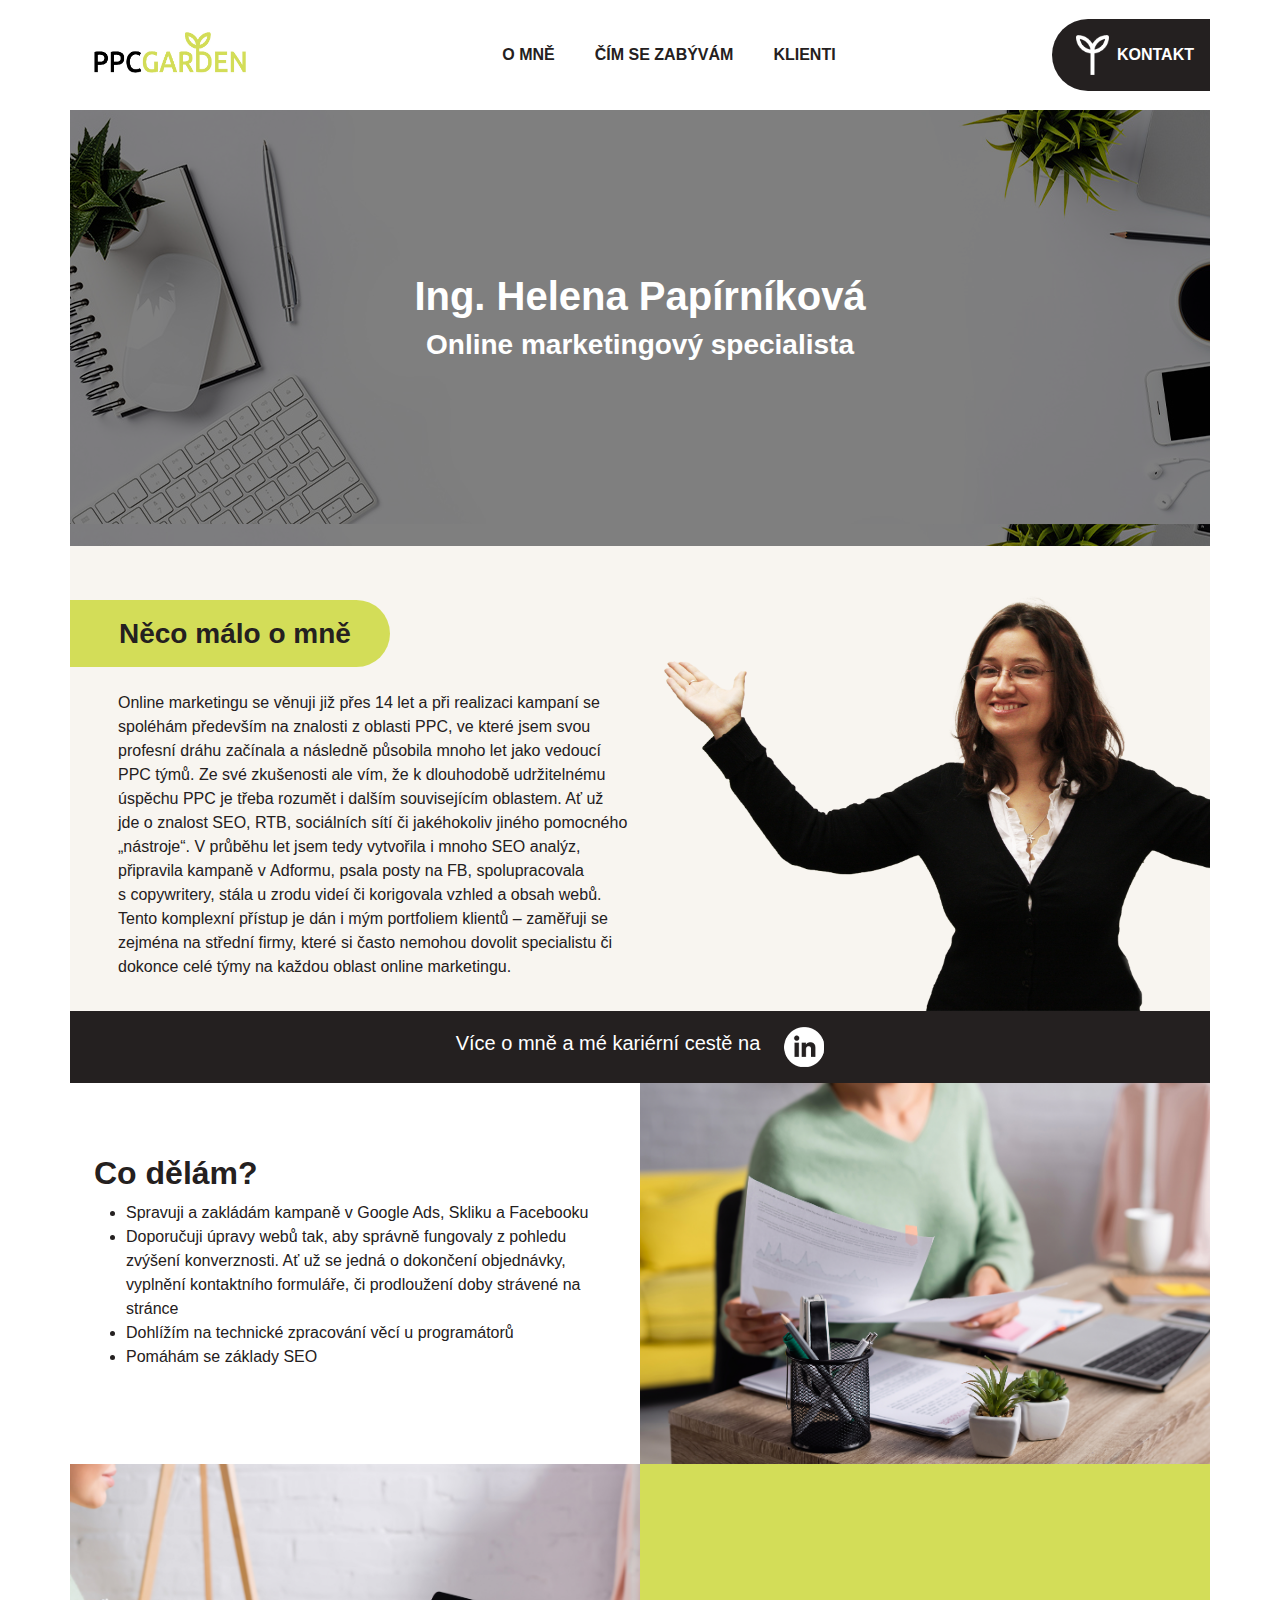
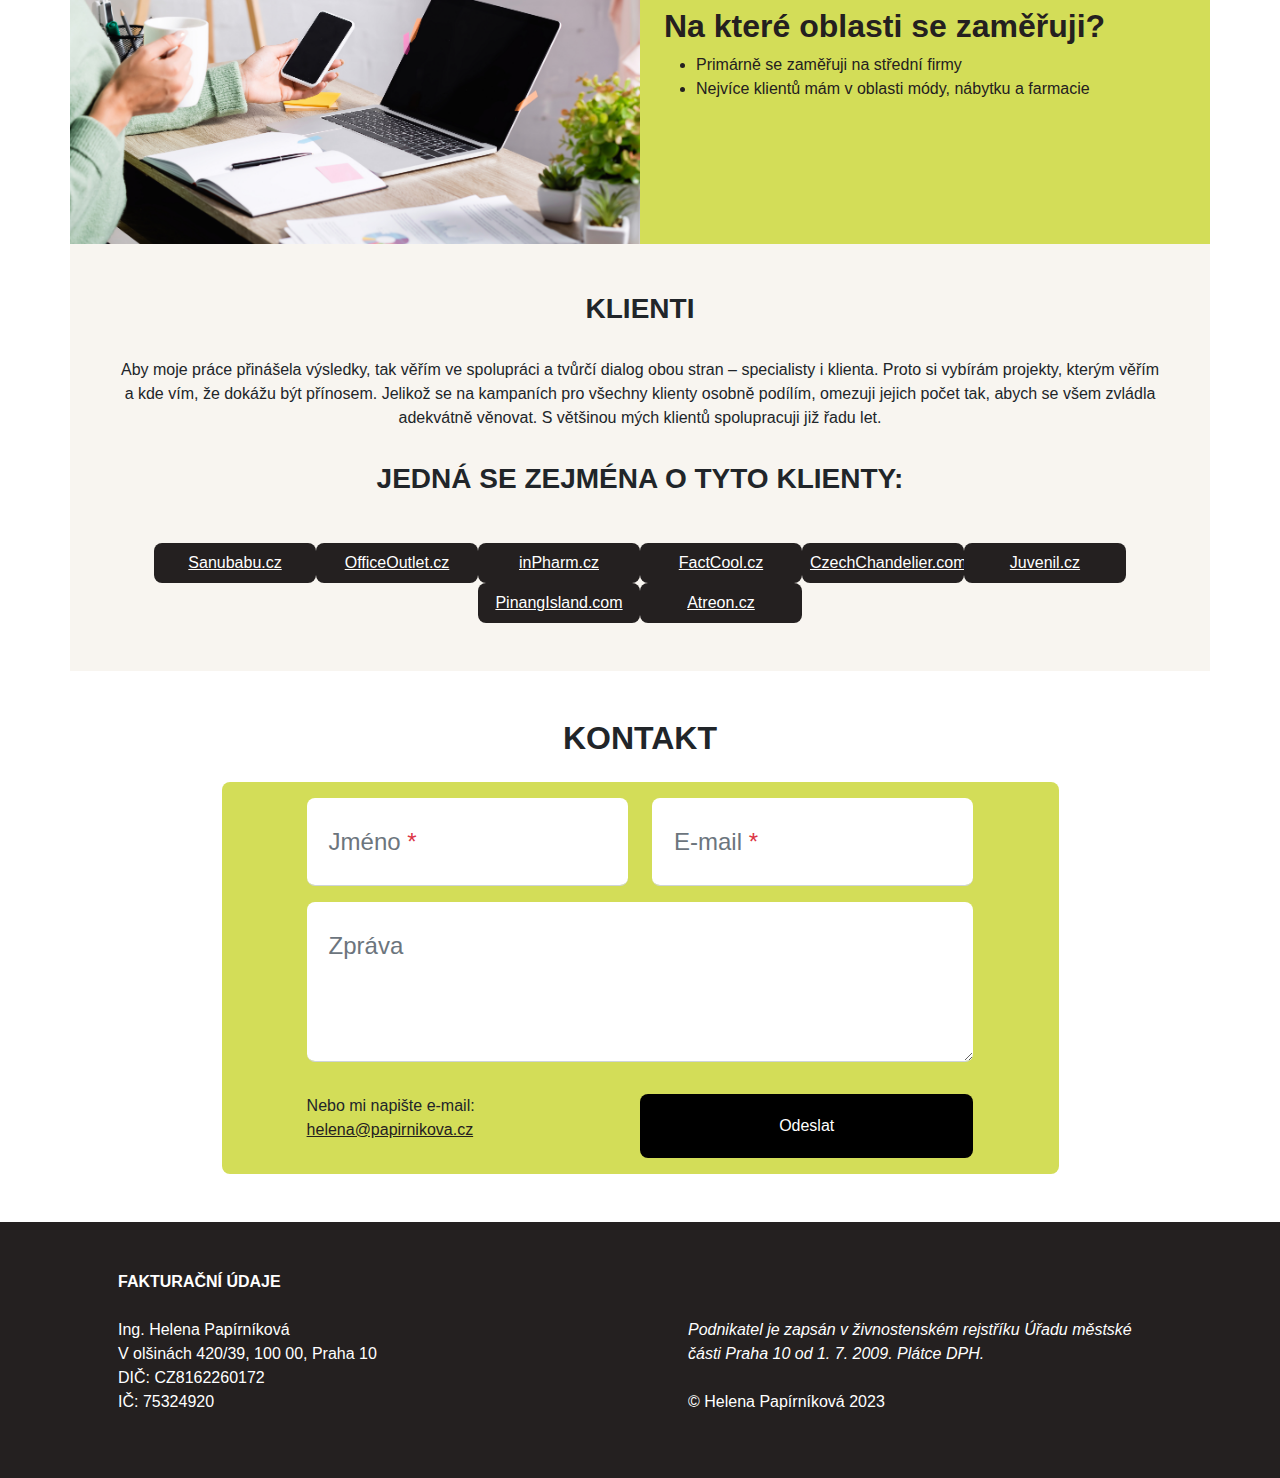
<file: public/index.html>
<!DOCTYPE html>
<html lang="cz">

<head>
    <meta charset="utf-8">
    <meta name="viewport" content="width=device-width, initial-scale=1, shrink-to-fit=no">
    <meta name="description"
        content="Online marketingu se věnuji již přes 14 let. Primárně se zaměřuji na PPC reklamu, ke které přistupuji komplexně a tak umím pomoci například i se základy SEO.">
    <meta name="author" content="Helena Papírníková">
    <title>Helena Papírníková - Online marketingový specialista</title>
    <link rel="icon" href="/assets/favicon.svg" type="image/svg+xml">
    <link rel="preconnect" href="https://fonts.googleapis.com">
    <link rel="preconnect" href="https://fonts.gstatic.com" crossorigin>
    <link href="https://fonts.googleapis.com/css2?family=Ubuntu:ital,wght@0,400;0,700;1,400&display=swap"
        rel="stylesheet">
    <link href="/css/styles.css" rel="stylesheet">
    <link href="/css/style_override.css" rel="stylesheet">
</head>

<body id="page-top">
    <nav class="navbar navbar-expand-lg bg-primary text-uppercase fixed-top m-0 pb-0 pt-0" id="mainNav">
        <div class="container p-0">
            <a href="/" class="navbar-brand"><img src="/assets/img/logo/PPC-garden-01.jpg" width="200" height="100">
            </a>
            <button class="navbar-toggler text-uppercase bg-secondary rounded text-dark me-1" type="button"
                data-bs-toggle="collapse" data-bs-target="#navbarResponsive" aria-controls="navbarResponsive"
                aria-expanded="false" aria-label="Toggle navigation">
                Menu
                <i class="fas fa-bars text-dark bg-secondary"></i>
            </button>
            <div class="collapse navbar-collapse" id="navbarResponsive">
                <ul class="navbar-nav mr-auto ps-3 ms-auto align-items-center">
                    <li class="nav-item mx-lg-1">
                        <a href="#aboutMe" class="nav-link py-3 px-0 px-lg-3 rounded text-dark hover-underline">
                            O mně
                        </a>
                    </li>
                    <li class="nav-item mx-lg-1">
                        <a href="#aboutWork" class="nav-link py-3 px-0 px-lg-3 rounded text-dark hover-underline">
                            Čím se zabývám
                        </a>
                    </li>
                    <li class="nav-item mx-lg-1">
                        <a href="#portfolio" class="nav-link py-3 px-0 px-lg-3 rounded text-dark hover-underline">
                            Klienti
                        </a>
                    </li>
                    <li class="d-block d-md-none nav-item  mx-lg-1">
                        <a href="#contact" class="nav-link py-3 px-0 px-lg-3 rounded text-dark hover-underline">
                            Kontakt
                        </a>
                    </li>
                </ul>
                <ul class="navbar-nav mr-auto ps-3 ms-auto align-items-center">
                    <li class="d-none d-lg-block nav-item border-0 rounded-start-circle d-flex float-right-nav">
                        <a href="#contact"
                            class="nav-link px-lg-3 rounded text-white d-flex flex-nowrap align-items-center hover-underline">
                            <img class="m-2" src="/assets/img/icons/ikona-trim.png" height="40">
                            Kontakt
                        </a>
                    </li>
                </ul>
            </div>
        </div>
    </nav>

    <section class="page-section m-0 p-0" id="header">
        <header class="text-white text-center w-100 vh-50 mt-8" style="resize: both;">
            <div class="container bg-image p-0 h-100 w-100"
                style="background-image: url('/assets/img/Banner-papirnikova.jpg');">
                <div class="h-100 w-100 d-flex flex-column justify-content-center"
                    style="background-color: rgba(0, 0, 0, 0.5)">
                    <h1>Ing. Helena Papírníková</h1>
                    <h3>Online marketingový specialista</h3>
                </div>
            </div>
        </header>
    </section>

    <section class="page-section m-0 p-0 aboutMe" id="aboutMe">
        <div class="container text-dark m-8 p-0">
            <div class="row flex-nowrap aboutMe-row pt-5">
                <div>
                    <h3 class="page-section-heading text-right p-3 ps-5">Něco málo o mně</h3>
                    <p class="ps-5 pb-3 pt-3">
                        Online marketingu se věnuji již přes 14 let a při realizaci kampaní se spoléhám především
                        na znalosti z oblasti PPC, ve které jsem svou profesní dráhu začínala a následně působila mnoho
                        let jako vedoucí PPC týmů. Ze své zkušenosti ale vím, že k dlouhodobě udržitelnému úspěchu PPC
                        je třeba rozumět i dalším souvisejícím oblastem. Ať už jde o znalost SEO, RTB, sociálních sítí
                        či
                        jakéhokoliv jiného pomocného „nástroje“. V průběhu let jsem tedy vytvořila i mnoho SEO analýz,
                        připravila kampaně v Adformu, psala posty na FB, spolupracovala s copywritery, stála
                        u zrodu videí či korigovala vzhled a obsah webů. Tento komplexní přístup je dán i mým
                        portfoliem klientů – zaměřuji se zejména na střední firmy, které si často nemohou dovolit
                        specialistu či dokonce celé týmy na každou oblast online marketingu.
                    </p>
                </div>
                <div class="col-lg-6 d-none d-lg-block">
                    <img src="/assets/img/about-me-cover-crop.png" class="img-fluid" alt="Helena Papírníková photo">
                </div>
            </div>
        </div>
    </section>

    <section class="page-section m-0 p-2 p-md-0 pt-0 col-12" id="linkedIn">
        <div class="container text-white p-0">
            <div class="bg-dark d-flex flex-nowrap align-items-center justify-content-center text-center m-0 p-3">
                <h5 class="pe-3 font-weight-normal">Více o mně a mé kariérní cestě na</h5>
                <a href="https://www.linkedin.com/in/helena-pap%C3%ADrn%C3%ADkov%C3%A1-59aa9226" class="ps-2"
                    target="_blank" rel="noopener">
                    <img class="img-fluid hover-opacity" src="/assets/img/icons/linkedin-icon.png" alt="LinkedIn"
                        title="LinkedIn"></a>
            </div>
        </div>
    </section>

    <section class="page-section p-0 m-0" id="aboutWork">
        <div class="container bg-primary text-dark p-0 ">
            <div class="row p-0 m-0 d-flex align-items-center">
                <div class="col-lg-6 p-0 m-0 mb-2 ps-4 pe-4 ms-auto">
                    <h2 class="page-section-heading">
                        Co dělám?
                    </h2>
                    <ul>
                        <li class=" ps-0">Spravuji a zakládám kampaně v Google Ads, Skliku a Facebooku</li>
                        <li class=" ps-0">Doporučuji úpravy webů tak, aby správně fungovaly z pohledu zvýšení
                            konverznosti. Ať už se jedná o dokončení objednávky, vyplnění kontaktního formuláře, či
                            prodloužení doby strávené na stránce</li>
                        <li class="ps-0">Dohlížím na technické zpracování věcí u programátorů</li>
                        <li class=" ps-0">Pomáhám se základy SEO</li>
                    </ul>
                </div>
                <div class="d-none d-lg-block col-lg-6 p-0 m-0 ms-auto">
                    <img class="img-fluid h-100" src="/assets/img/about-me-paperwork.jpg">
                </div>
            </div>

        </div>
    </section>

    <section class="page-section p-0 m-0" id="aboutFields">
        <div class="container bg-secondary p-2 p-md-0 text-dark">
            <div class="row p-0 m-0 d-flex align-items-center">
                <div class="d-none d-lg-block col-lg-6 p-0 m-0 me-auto">
                    <img class="img-fluid h-100" src="/assets/img/about-work-coffee.jpg">
                </div>
                <div class="col-lg-6 p-0 m-0 mb-2 ps-4 pe-4 pt-4">
                    <h2 class="page-section-heading">
                        Na které oblasti se zaměřuji?
                    </h2>
                    <ul>
                        <li class="bg-secondary ps-0">Primárně se zaměřuji na střední firmy</li>
                        <li class="bg-secondary ps-0">Nejvíce klientů mám v oblasti módy, nábytku a
                            farmacie
                        </li>
                    </ul>
                </div>
            </div>

        </div>
    </section>

    <section class="col-12 page-section py-0 m-0" id="portfolio">
        <div class="container p-5 bg-beige">
            <h3 class="page-section-heading text-center text-uppercase mb-4">
                Klienti
            </h3>
            <p class="text-center ms-auto me-auto mb-4 py-2">
                Aby moje práce přinášela výsledky, tak věřím ve spolupráci a tvůrčí dialog obou stran – specialisty
                i klienta. Proto si vybírám projekty, kterým věřím a kde vím, že dokážu být přínosem. Jelikož se
                na kampaních pro všechny klienty osobně podílím, omezuji jejich počet tak, abych se všem zvládla
                adekvátně věnovat. S většinou mých klientů spolupracuji již řadu let.
            </p>
            <h3 class="page-section-heading text-center text-uppercase">
                Jedná se zejména o tyto klienty:
            </h3>
            <div class="row mt-5 justify-content-center d-flex portfolio-list px-5">
                <div class="col-sm-6 col-md-4 col-lg-2 portfolio-item">
                    <div class="row d-flex flex-column">
                        <a href="https://www.sanubabu.cz" target="_blank" rel="noopener"
                            class="rounded bg-dark text-white text-center hover-underline p-2 radius-round">Sanubabu.cz</a>
                    </div>
                </div>
                <div class="col-sm-6 col-md-4 col-lg-2 portfolio-item">
                    <div class="row d-flex flex-column">
                        <a href="https://www.officeoutlet.cz/" target="_blank" rel="noopener"
                            class="rounded bg-dark text-white text-center hover-underline p-2 radius-round">OfficeOutlet.cz</a>
                    </div>
                </div>
                <div class="col-sm-6 col-md-4 col-lg-2 portfolio-item">
                    <div class=" row d-flex flex-column">
                        <a href="https://inpharm.cz/" target="_blank" rel="noopener"
                            class="rounded bg-dark text-white text-center hover-underline p-2 radius-round">inPharm.cz</a>
                    </div>
                </div>
                <div class="col-sm-6 col-md-4 col-lg-2 portfolio-item">
                    <div class="row d-flex flex-column">
                        <a href="https://cs.factcool.com/" target="_blank" rel="noopener"
                            class="rounded bg-dark text-white text-center hover-underline p-2 radius-round">FactCool.cz</a>
                    </div>
                </div>
                <div class="col-sm-6 col-md-4 col-lg-2 portfolio-item">
                    <div class="row d-flex flex-column">
                        <a href="https://www.czechchandelier.com/" target="_blank" rel="noopener"
                            class="rounded bg-dark text-white text-center hover-underline p-2 radius-round">CzechChandelier.com</a>
                    </div>
                </div>
                <div class="col-sm-6 col-md-4 col-lg-2 portfolio-item">
                    <div class="row d-flex flex-column">
                        <a href="https://www.juvenil.cz/" target="_blank" rel="noopener"
                            class="rounded bg-dark text-white text-center hover-underline p-2 radius-round">Juvenil.cz</a>
                    </div>
                </div>
                <div class="col-sm-6 col-md-4 col-lg-2 portfolio-item">
                    <div class="row d-flex flex-column">
                        <a href="https://pinangisland.com/" target="_blank" rel="noopener"
                            class="rounded bg-dark text-white text-center hover-underline p-2 radius-round">PinangIsland.com</a>
                    </div>
                </div>
                <div class="col-sm-6 col-md-4 col-lg-2 portfolio-item">
                    <div class="row d-flex flex-column">
                        <a href="https://www.atreon.cz/" target="_blank" rel="noopener"
                            class="rounded bg-dark text-white text-center hover-underline p-2 radius-round">Atreon.cz</a>
                    </div>
                </div>
            </div>
        </div>
    </section>

    <section class="page-section m-0 py-0" id="contact">
        <div class="container pt-5">
            <h2 class="page-section-heading text-center text-uppercase mb-4">
                Kontakt
            </h2>
            <div class="row justify-content-center px-1 py-3 rounded w-75 mx-auto bg-secondary mb-5">
                <div class="col col-xl-10">
                    <form id="contact-form" class="contact-form rounded row" action="https://api.web3forms.com/submit"
                        method="POST">
                        <input type="hidden" name="access_key" value="41c72c62-f0ae-4060-b43c-d2b3d456d02e">
                        <input type="hidden" name="from_name" value="papirnikova.cz">
                        <input type="hidden" name="subject" value="Kontaktní formulář papirnikova.cz">
                        <input type="hidden" name="recaptcha_response" id="recaptchaResponse">
                        <input type="checkbox" name="botcheck" id="" style="display: none;">
                        <div class="form-floating mb-3 col-lg-6 ">
                            <input class="form-control rounded" id="name" type="text" placeholder="Jméno" name="name"
                                required>
                            <label for="name">Jméno <span class="text-danger">*</span></label>
                        </div>
                        <div class="form-floating mb-3 col-lg-6">
                            <input class="form-control rounded" id="email" type="email" placeholder="E-mail"
                                name="email" required>
                            <label for="email">E-mail <span class="text-danger">*</span></label>
                        </div>
                        <div class="form-floating mb-3">
                            <textarea class="form-control rounded" id="message" type="text" placeholder="Zpráva"
                                style="height: 10rem" name="message" required></textarea>
                            <label for="message">Zpráva</label>
                        </div>
                        <div class="d-flex">
                            <p class="text-base text-center text-gray-400" id="result"></p>
                        </div>
                        <div class="d-flex">
                            <p class="col-lg-6">Nebo mi napište e-mail: <a
                                    class="text-dark hover-underline-inverse text-bold"
                                    href="mailto:helena@papirnikova.cz">helena@papirnikova.cz</a></p>
                            <button
                                class="btn bg-black text-white font-weight-normal border-0 form-control rounded hover-opacity"
                                id="submitButton" type="submit">
                                Odeslat
                            </button>
                        </div>
                    </form>
                </div>
            </div>
        </div>
    </section>

    <footer class="footer p-5 bg-dark">
        <div class="container">
            <div class="row">
                <p class="text-uppercase mb-4 px-5"><b>Fakturační údaje</b></p>
            </div>
            <div class="row">
                <div class="col-lg-6 mb-lg-0 px-5">
                    <p>
                        Ing. Helena Papírníková<br>
                        V olšinách 420/39, 100 00, Praha 10<br>
                        DIČ: CZ8162260172<br>
                        IČ: 75324920<br>
                    </p>
                </div>
                <div class="col-lg-6 mb-lg-0 px-5">
                    <p class="m-0 text-align-end">
                        <em>Podnikatel je zapsán v živnostenském rejstříku Úřadu městské části Praha 10 od 1. 7. 2009.
                            Plátce DPH.</em><br>
                        <br>
                        &copy; Helena Papírníková 2023
                    </p>
                </div>
            </div>
        </div>
    </footer>
    <script src="https://cdn.jsdelivr.net/npm/bootstrap@5.1.3/dist/js/bootstrap.bundle.min.js"></script>
    <script src="/js/scripts.js"></script>
</body>

</html>
</file>
<file: css/style_override.css>
.hover-opacity:hover {
    opacity: 0.7;
  }

.hover-underline:hover {
    text-decoration: underline;
  }

.contact-form label{
    padding-left: 2rem;
}

.portfolio-item .lead {
  font-size: 1rem;
}
</file>
